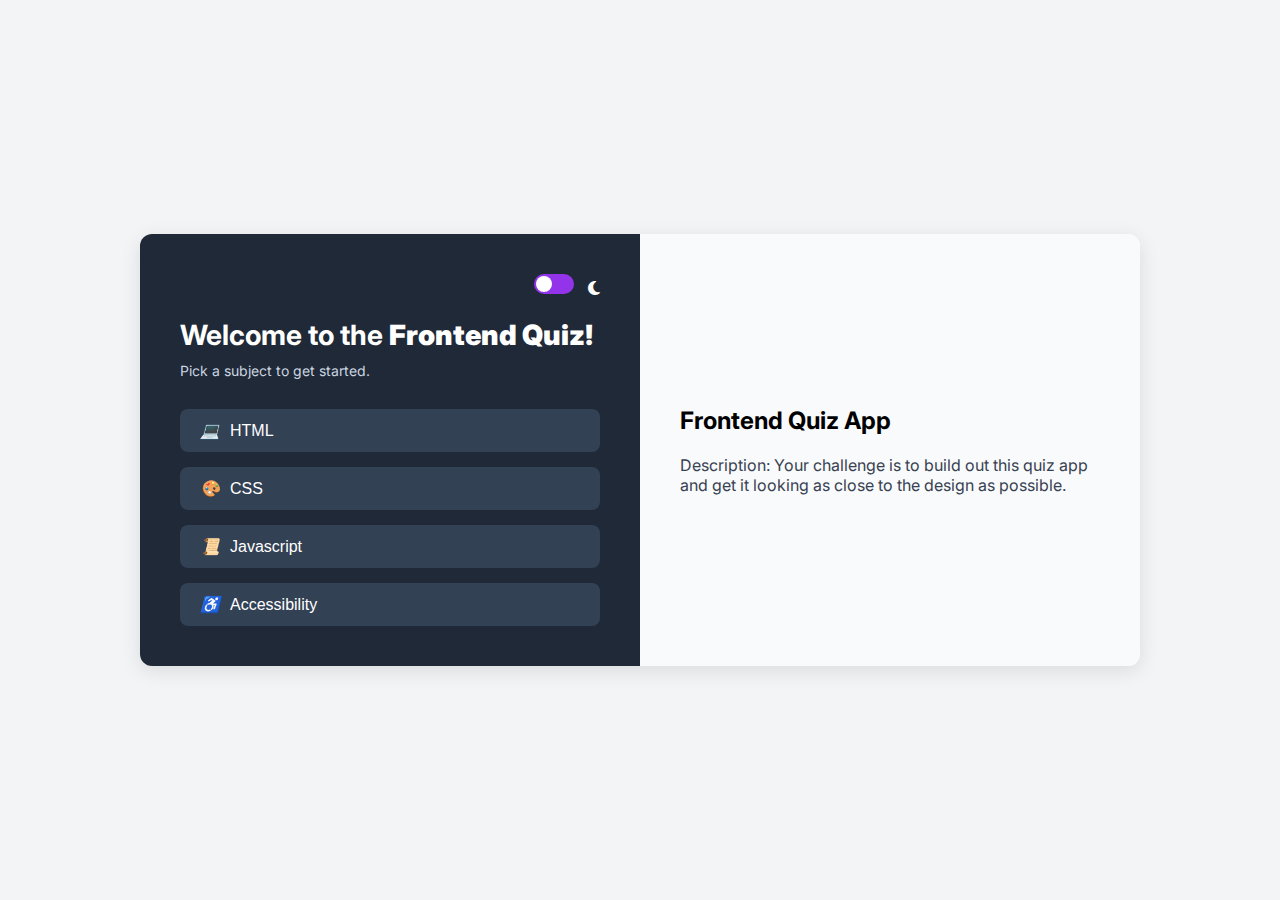
<file: index.html>
<!DOCTYPE html>
<html lang="en">
<head>
  <meta charset="UTF-8" />
  <meta name="viewport" content="width=device-width, initial-scale=1.0"/>
  <title>Frontend Quiz App</title>
  <link rel="stylesheet" href="style.css">
  <link href="https://fonts.googleapis.com/css2?family=Inter:wght@400;700&display=swap" rel="stylesheet">
  <link rel="stylesheet" href="https://cdnjs.cloudflare.com/ajax/libs/font-awesome/6.4.0/css/all.min.css" />
</head>
<body>
  <div class="container">
    <!-- Left Section -->
    <div class="quiz-left">
      <div class="toggle">
        <label>
          <input type="checkbox" id="modeToggle" />
          <i id="icon" class="fas fa-moon"></i>
        </label>
      </div>
      <div>
        <h1>Welcome to the <strong>Frontend Quiz!</strong></h1>
        <p>Pick a subject to get started.</p>
        <div class="buttons">
          <button><i>💻</i> HTML</button>
          <button><i>🎨</i> CSS</button>
          <button><i>📜</i> Javascript</button>
          <button><i>♿</i> Accessibility</button>
        </div>
      </div>
    </div>

    <!-- Right Section -->
    <div class="description-right">
      <h2>Frontend Quiz App</h2>
      <p>Description: Your challenge is to build out this quiz app and get it looking as close to the design as possible.</p>
    </div>
  </div>

  <script src="script.js"></script>
</body>
</html>
</file>
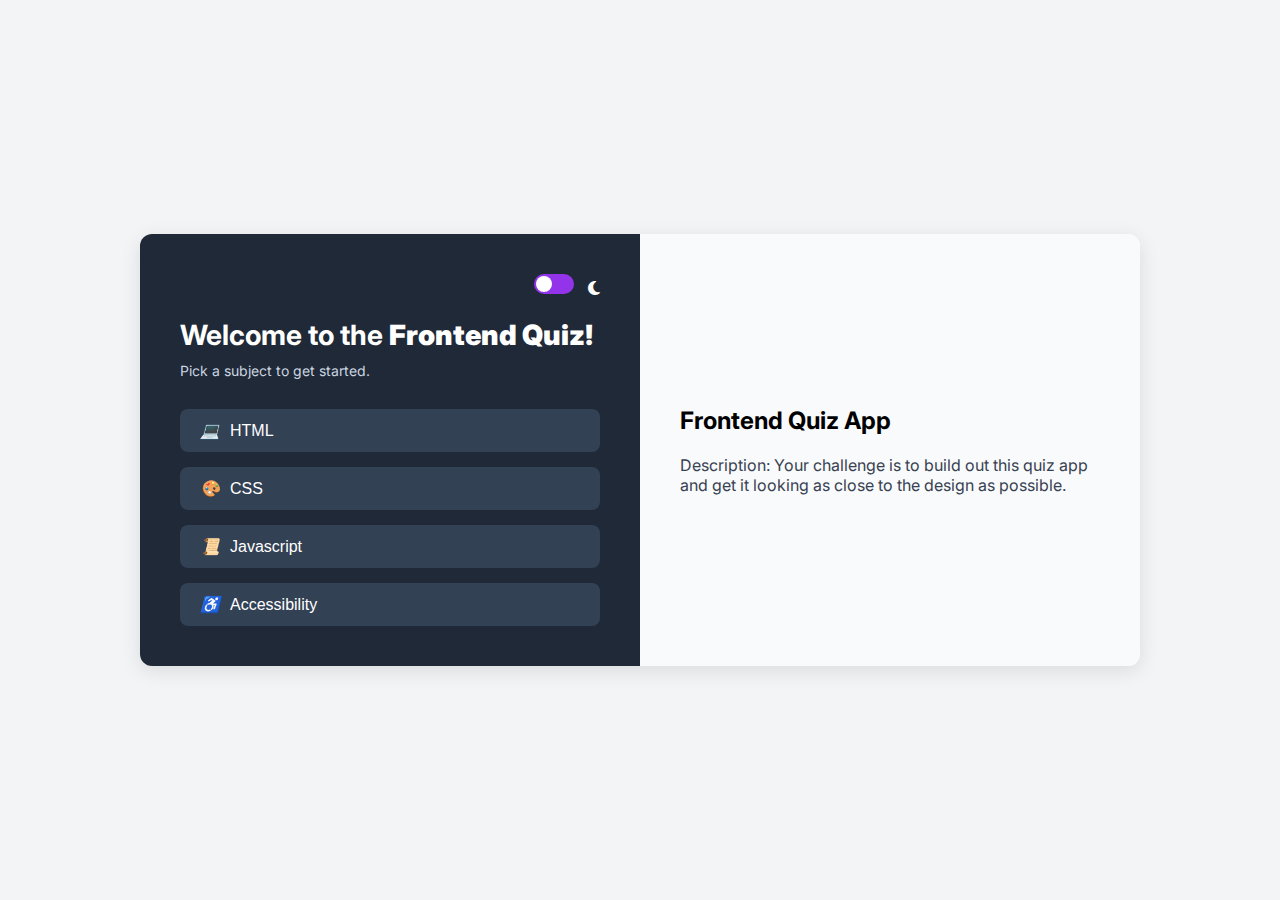
<file: index.html.html>
<!DOCTYPE html>
<html lang="en">
<head>
  <meta charset="UTF-8" />
  <meta name="viewport" content="width=device-width, initial-scale=1.0"/>
  <title>Frontend Quiz App</title>
  <link rel="stylesheet" href="style.css">
  <link href="https://fonts.googleapis.com/css2?family=Inter:wght@400;700&display=swap" rel="stylesheet">
  <link rel="stylesheet" href="https://cdnjs.cloudflare.com/ajax/libs/font-awesome/6.4.0/css/all.min.css" />
</head>
<body>
  <div class="container">
    <!-- Left Section -->
    <div class="quiz-left">
      <div class="toggle">
        <label>
          <input type="checkbox" id="modeToggle" />
          <i id="icon" class="fas fa-moon"></i>
        </label>
      </div>
      <div>
        <h1>Welcome to the <strong>Frontend Quiz!</strong></h1>
        <p>Pick a subject to get started.</p>
        <div class="buttons">
          <button><i>💻</i> HTML</button>
          <button><i>🎨</i> CSS</button>
          <button><i>📜</i> Javascript</button>
          <button><i>♿</i> Accessibility</button>
        </div>
      </div>
    </div>

    <!-- Right Section -->
    <div class="description-right">
      <h2>Frontend Quiz App</h2>
      <p>Description: Your challenge is to build out this quiz app and get it looking as close to the design as possible.</p>
    </div>
  </div>

  <script src="script.js"></script>
</body>
</html>
</file>
<file: style.css>
* {
    box-sizing: border-box;
    margin: 0;
    padding: 0;
  }
  
  body {
    font-family: 'Inter', sans-serif;
    background-color: #f3f4f6;
    display: flex;
    justify-content: center;
    align-items: center;
    min-height: 100vh;
    padding: 20px;
    transition: background 0.3s, color 0.3s;
  }
  
  body.dark {
    background-color: #0f172a;
    color: white;
  }
  
  .container {
    display: flex;
    background-color: white;
    box-shadow: 0 5px 20px rgba(0, 0, 0, 0.1);
    border-radius: 12px;
    overflow: hidden;
    max-width: 1000px;
    width: 100%;
  }
  
  body.dark .container {
    background-color: #1e293b;
  }
  
  .quiz-left {
    background-color: #1f2937;
    color: white;
    padding: 40px;
    flex: 1;
    display: flex;
    flex-direction: column;
    justify-content: space-between;
  }
  
  .quiz-left h1 {
    font-size: 28px;
    margin-bottom: 10px;
  }
  
  .quiz-left p {
    font-size: 14px;
    color: #cbd5e1;
    margin-bottom: 30px;
  }
  
  .toggle {
    display: flex;
    justify-content: flex-end;
    margin-bottom: 20px;
  }
  
  .toggle input {
    appearance: none;
    width: 40px;
    height: 20px;
    background: #9333ea;
    border-radius: 10px;
    position: relative;
    cursor: pointer;
  }
  
  .toggle input::before {
    content: "";
    position: absolute;
    width: 16px;
    height: 16px;
    background: white;
    border-radius: 50%;
    top: 2px;
    left: 2px;
    transition: all 0.3s;
  }
  
  .toggle input:checked::before {
    transform: translateX(20px);
  }
  
  #icon {
    font-size: 16px;
    margin-left: 10px;
    color: white;
  }
  
  .buttons {
    display: flex;
    flex-direction: column;
    gap: 15px;
  }
  
  .buttons button {
    display: flex;
    align-items: center;
    gap: 10px;
    background-color: #334155;
    color: white;
    padding: 12px 20px;
    border: none;
    border-radius: 8px;
    cursor: pointer;
    font-size: 16px;
    transition: background 0.3s;
  }
  
  .buttons button:hover {
    background-color: #475569;
  }
  
  .description-right {
    flex: 1;
    padding: 40px;
    background-color: #f9fafb;
    display: flex;
    flex-direction: column;
    justify-content: center;
  }
  
  body.dark .description-right {
    background-color: #1e293b;
    color: #e2e8f0;
  }
  
  .description-right h2 {
    font-size: 24px;
    margin-bottom: 20px;
  }
  
  .description-right p {
    font-size: 16px;
    color: #374151;
  }
  
  body.dark .description-right p {
    color: #cbd5e1;
  }
  
  @media (max-width: 768px) {
    .container {
      flex-direction: column;
    }
  }
</file>
